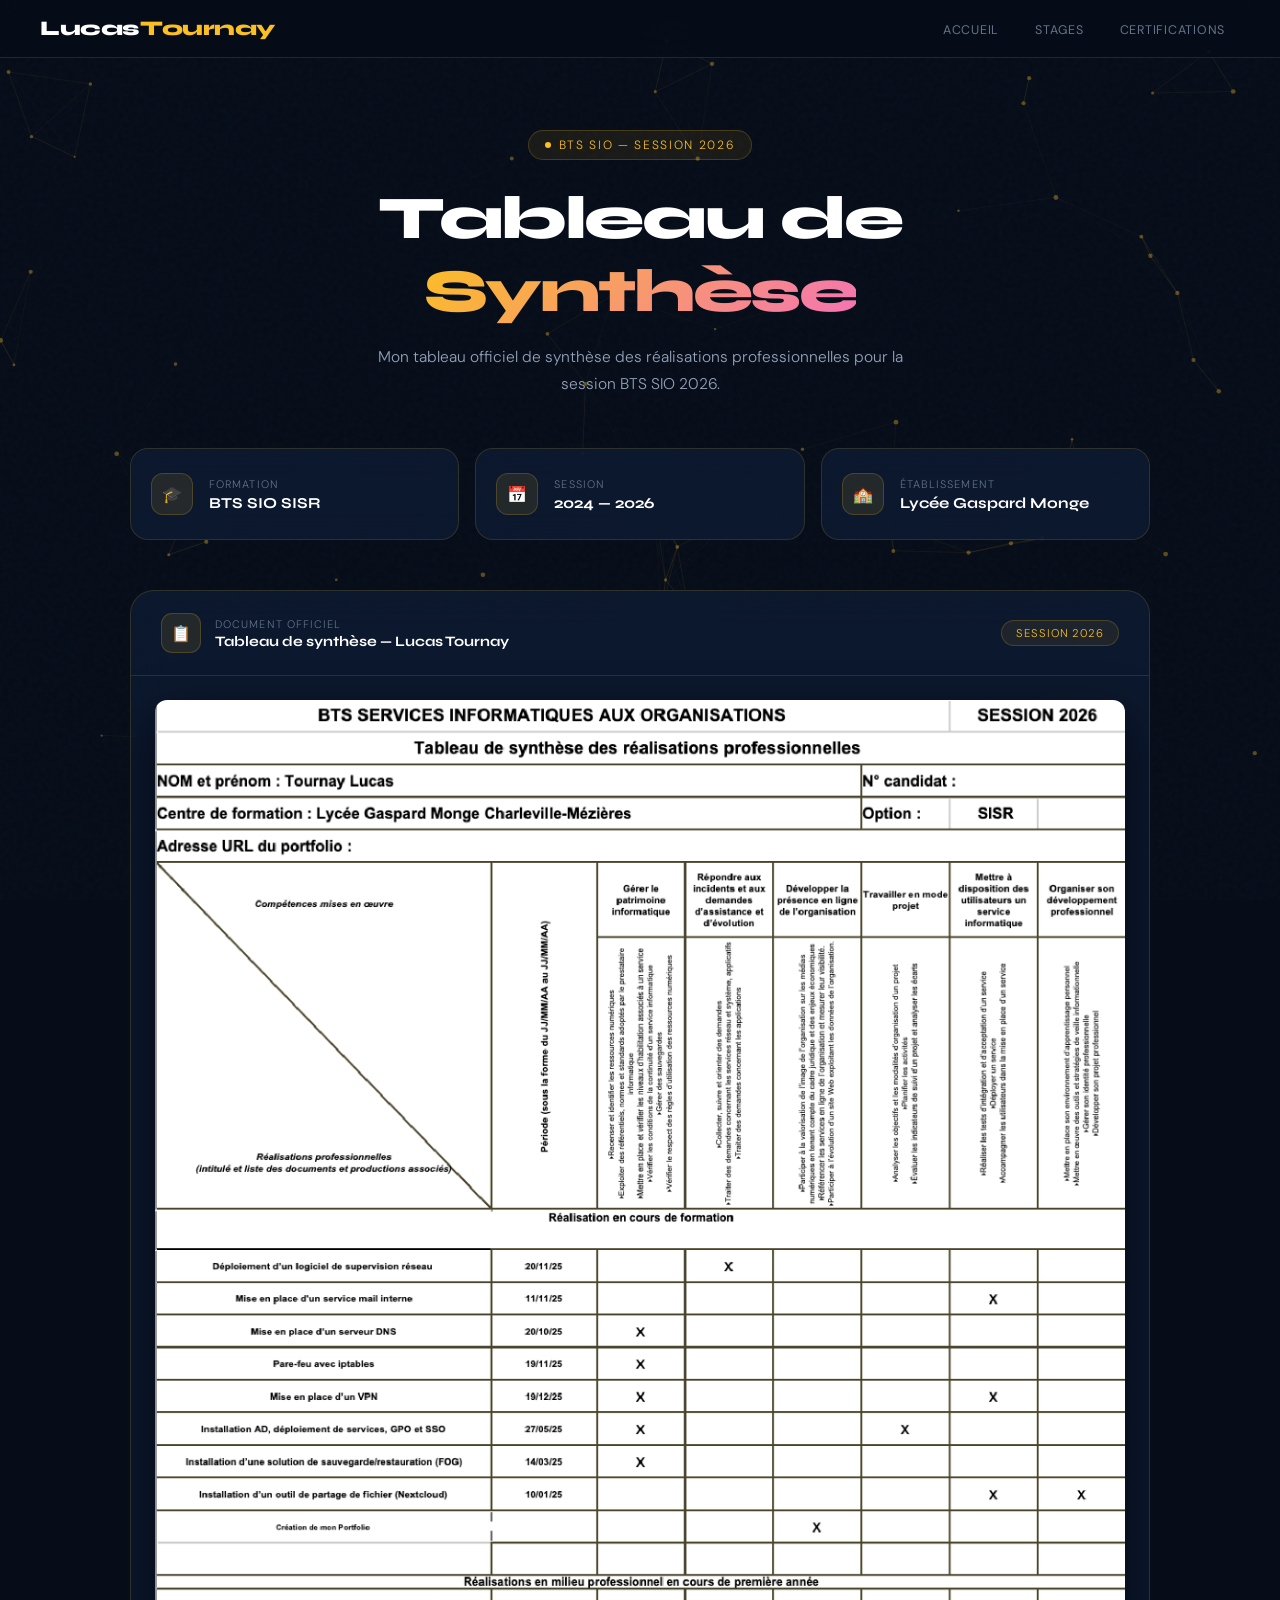
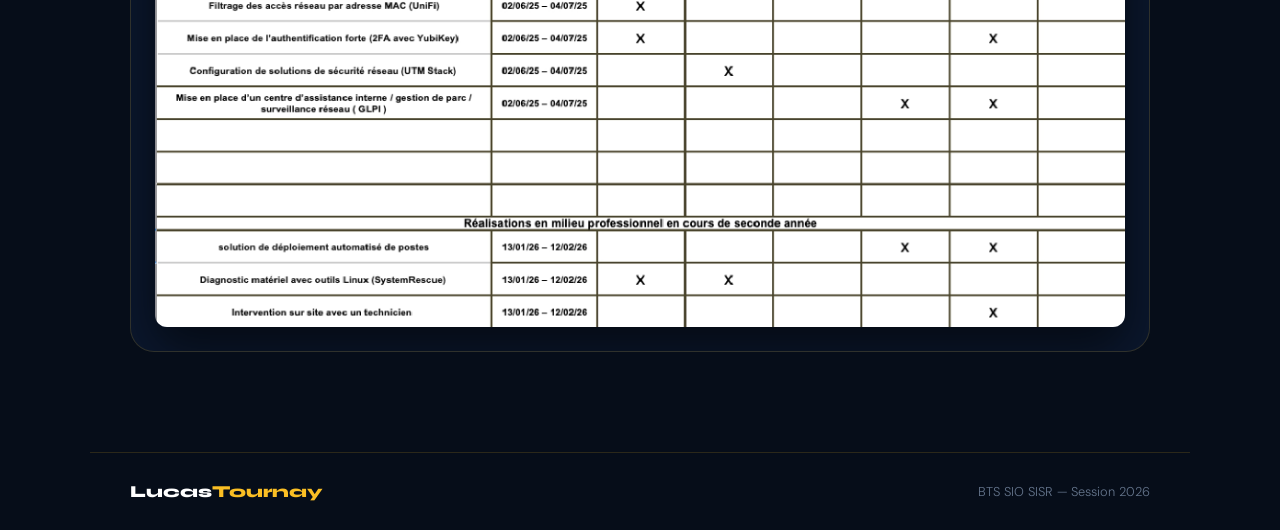
<file: competences.html>
<!DOCTYPE html>
<html lang="fr">
<head>
    <meta charset="UTF-8">
    <meta name="viewport" content="width=device-width, initial-scale=1.0">
    <title>Lucas Tournay | Tableau de Synthèse</title>
    <link href="https://fonts.googleapis.com/css2?family=Syne:wght@400;600;700;800&family=DM+Sans:ital,wght@0,300;0,400;0,500;1,300&display=swap" rel="stylesheet">
    <style>
        :root {
            --bg: #060d19;
            --primary: #fbbf24;
            --accent: #f472b6;
            --card-bg: rgba(14, 26, 50, 0.85);
            --border: rgba(251, 191, 36, 0.15);
            --text: #e2e8f0;
            --muted: #64748b;
        }
        *, *::before, *::after { box-sizing: border-box; margin: 0; padding: 0; }
        html { scroll-behavior: smooth; }
        body { background: var(--bg); color: var(--text); font-family: 'DM Sans', sans-serif; font-weight: 300; overflow-x: hidden; min-height: 100vh; }
        #network-bg { position: fixed; inset: 0; z-index: 0; pointer-events: none; }
        body::before {
            content: ''; position: fixed; inset: 0;
            background-image: url("data:image/svg+xml,%3Csvg viewBox='0 0 200 200' xmlns='http://www.w3.org/2000/svg'%3E%3Cfilter id='n'%3E%3CfeTurbulence type='fractalNoise' baseFrequency='0.9' numOctaves='4' stitchTiles='stitch'/%3E%3C/filter%3E%3Crect width='100%25' height='100%25' filter='url(%23n)' opacity='1'/%3E%3C/svg%3E");
            opacity: 0.025; pointer-events: none; z-index: 1;
        }
        main, nav, header, section, footer { position: relative; z-index: 2; }

        /* NAVBAR */
        .navbar { position: fixed; top: 0; left: 0; right: 0; z-index: 100; padding: 16px 40px; display: flex; align-items: center; justify-content: space-between; background: rgba(6,13,25,0.75); backdrop-filter: blur(20px); border-bottom: 1px solid var(--border); }
        .logo { font-family: 'Syne', sans-serif; font-weight: 800; font-size: 1.3rem; letter-spacing: -0.02em; color: white; }
        .logo span { color: var(--primary); }
        .nav-links { list-style: none; display: flex; gap: 6px; }
        .nav-item { font-family: 'DM Sans', sans-serif; font-size: 0.78rem; font-weight: 400; letter-spacing: 0.06em; text-transform: uppercase; color: var(--muted); text-decoration: none; padding: 6px 14px; border-radius: 8px; border: 1px solid transparent; transition: all 0.25s; }
        .nav-item:hover { color: var(--primary); border-color: var(--border); background: rgba(251,191,36,0.06); }

        /* HERO */
        .hero { min-height: 42vh; display: flex; align-items: center; justify-content: center; padding: 130px 40px 50px; text-align: center; }
        .hero-inner { max-width: 700px; }
        .hero-label { display: inline-flex; align-items: center; gap: 8px; font-size: 0.75rem; letter-spacing: 0.14em; text-transform: uppercase; color: var(--primary); background: rgba(251,191,36,0.08); border: 1px solid rgba(251,191,36,0.2); padding: 6px 16px; border-radius: 100px; margin-bottom: 22px; opacity: 0; animation: fadeSlideUp 0.7s 0.1s ease forwards; }
        .hero-label::before { content: ''; width: 6px; height: 6px; border-radius: 50%; background: var(--primary); animation: pulse 2s ease infinite; }
        .hero h1 { font-family: 'Syne', sans-serif; font-size: clamp(2.2rem, 5vw, 3.8rem); font-weight: 800; letter-spacing: -0.04em; color: white; margin-bottom: 16px; opacity: 0; animation: fadeSlideUp 0.7s 0.2s ease forwards; }
        .hero h1 span { background: linear-gradient(135deg, var(--primary), var(--accent)); -webkit-background-clip: text; -webkit-text-fill-color: transparent; background-clip: text; }
        .hero p { font-size: 0.97rem; line-height: 1.75; color: #94a3b8; max-width: 580px; margin: 0 auto; opacity: 0; animation: fadeSlideUp 0.7s 0.3s ease forwards; }

        /* SECTION */
        .section { max-width: 1100px; margin: 0 auto; padding: 0 40px 100px; }

        /* INFO ROW */
        .info-row {
            display: grid; grid-template-columns: repeat(3, 1fr); gap: 16px; margin-bottom: 50px;
        }
        .info-card {
            background: var(--card-bg); border: 1px solid var(--border); border-radius: 18px;
            padding: 24px 20px; display: flex; align-items: center; gap: 16px;
            backdrop-filter: blur(16px); transition: all 0.3s;
        }
        .info-card:hover { border-color: rgba(251,191,36,0.35); transform: translateY(-3px); }
        .info-icon { width: 42px; height: 42px; border-radius: 12px; background: rgba(251,191,36,0.1); border: 1px solid rgba(251,191,36,0.2); display: flex; align-items: center; justify-content: center; font-size: 1rem; flex-shrink: 0; }
        .info-text {}
        .info-label { font-size: 0.68rem; letter-spacing: 0.1em; text-transform: uppercase; color: var(--muted); margin-bottom: 3px; }
        .info-value { font-family: 'Syne', sans-serif; font-size: 0.95rem; font-weight: 700; color: white; }

        /* IMAGE CARD */
        .image-card {
            background: var(--card-bg);
            border: 1px solid var(--border);
            border-radius: 24px;
            overflow: hidden;
            backdrop-filter: blur(20px);
            transition: all 0.35s;
        }
        .image-card:hover {
            border-color: rgba(251,191,36,0.35);
            box-shadow: 0 28px 56px rgba(0,0,0,0.45), 0 0 36px rgba(251,191,36,0.06);
        }

        .image-card-header {
            padding: 22px 30px;
            border-bottom: 1px solid var(--border);
            display: flex; align-items: center; justify-content: space-between; gap: 20px;
            flex-wrap: wrap;
        }
        .image-card-meta { display: flex; align-items: center; gap: 14px; }
        .image-card-icon { width: 40px; height: 40px; border-radius: 11px; background: rgba(251,191,36,0.1); border: 1px solid rgba(251,191,36,0.2); display: flex; align-items: center; justify-content: center; font-size: 1rem; }
        .image-card-label { font-size: 0.68rem; letter-spacing: 0.1em; text-transform: uppercase; color: var(--muted); margin-bottom: 2px; }
        .image-card-name { font-family: 'Syne', sans-serif; font-size: 0.9rem; font-weight: 700; color: white; }

        .session-badge { display: inline-flex; align-items: center; gap: 6px; font-size: 0.7rem; letter-spacing: 0.08em; text-transform: uppercase; color: var(--primary); background: rgba(251,191,36,0.08); border: 1px solid rgba(251,191,36,0.2); padding: 5px 14px; border-radius: 100px; }

        .image-wrapper { padding: 24px; display: flex; justify-content: center; }
        .competence-img { max-width: 100%; height: auto; border-radius: 12px; box-shadow: 0 20px 50px rgba(0,0,0,0.6); display: block; }

        /* FOOTER */
        .footer { border-top: 1px solid var(--border); padding: 28px 40px; max-width: 1100px; margin: 0 auto; display: flex; align-items: center; justify-content: space-between; color: var(--muted); font-size: 0.8rem; }
        .footer-logo { font-family: 'Syne', sans-serif; font-weight: 800; font-size: 1.05rem; color: white; }
        .footer-logo span { color: var(--primary); }

        /* ANIMATIONS */
        @keyframes fadeSlideUp { from { opacity: 0; transform: translateY(24px); } to { opacity: 1; transform: translateY(0); } }
        @keyframes pulse { 0%, 100% { opacity: 1; transform: scale(1); } 50% { opacity: 0.4; transform: scale(0.7); } }
        .reveal { opacity: 0; transform: translateY(28px); transition: opacity 0.7s ease, transform 0.7s ease; }
        .reveal.visible { opacity: 1; transform: translateY(0); }

        @media (max-width: 700px) {
            .navbar { padding: 14px 20px; }
            .nav-links { display: none; }
            .hero, .section { padding-left: 20px; padding-right: 20px; }
            .info-row { grid-template-columns: 1fr; }
            .footer { flex-direction: column; gap: 8px; text-align: center; }
        }
    </style>
</head>
<body>
    <canvas id="network-bg"></canvas>

    <nav class="navbar">
        <h2 class="logo">Lucas<span>Tournay</span></h2>
        <ul class="nav-links">
            <li><a href="index.html" class="nav-item">Accueil</a></li>
            <li><a href="stage.html" class="nav-item">Stages</a></li>
            <li><a href="certifications.html" class="nav-item">Certifications</a></li>
        </ul>
    </nav>

    <header class="hero">
        <div class="hero-inner">
            <div class="hero-label">BTS SIO — Session 2026</div>
            <h1>Tableau de <span>Synthèse</span></h1>
            <p>Mon tableau officiel de synthèse des réalisations professionnelles pour la session BTS SIO 2026.</p>
        </div>
    </header>

    <main>
        <section class="section">
            <div class="info-row reveal">
                <div class="info-card">
                    <div class="info-icon">🎓</div>
                    <div class="info-text">
                        <div class="info-label">Formation</div>
                        <div class="info-value">BTS SIO SISR</div>
                    </div>
                </div>
                <div class="info-card">
                    <div class="info-icon">📅</div>
                    <div class="info-text">
                        <div class="info-label">Session</div>
                        <div class="info-value">2024 — 2026</div>
                    </div>
                </div>
                <div class="info-card">
                    <div class="info-icon">🏫</div>
                    <div class="info-text">
                        <div class="info-label">Établissement</div>
                        <div class="info-value">Lycée Gaspard Monge</div>
                    </div>
                </div>
            </div>

            <div class="image-card reveal">
                <div class="image-card-header">
                    <div class="image-card-meta">
                        <div class="image-card-icon">📋</div>
                        <div>
                            <div class="image-card-label">Document officiel</div>
                            <div class="image-card-name">Tableau de synthèse — Lucas Tournay</div>
                        </div>
                    </div>
                    <div class="session-badge">Session 2026</div>
                </div>
                <div class="image-wrapper">
                    <img src="./images/competencetableau.jpg" alt="Tableau de synthèse des réalisations de Lucas Tournay" class="competence-img">
                </div>
            </div>
        </section>
    </main>

    <footer class="footer">
        <div class="footer-logo">Lucas<span>Tournay</span></div>
        <div>BTS SIO SISR — Session 2026</div>
    </footer>

    <script>
        const canvas = document.getElementById("network-bg");
        const ctx = canvas.getContext("2d");
        function resize() { canvas.width = window.innerWidth; canvas.height = window.innerHeight; }
        window.onresize = resize; resize();
        const nodes = [];
        for (let i = 0; i < 80; i++) nodes.push({ x: Math.random()*canvas.width, y: Math.random()*canvas.height, vx: (Math.random()-0.5)*0.5, vy: (Math.random()-0.5)*0.5, r: Math.random()*1.5+1 });
        function animate() {
            ctx.clearRect(0,0,canvas.width,canvas.height);
            nodes.forEach((n,i) => {
                n.x+=n.vx; n.y+=n.vy;
                if(n.x<0||n.x>canvas.width) n.vx*=-1;
                if(n.y<0||n.y>canvas.height) n.vy*=-1;
                ctx.beginPath(); ctx.arc(n.x,n.y,n.r,0,Math.PI*2);
                ctx.fillStyle="rgba(251,191,36,0.35)"; ctx.fill();
                for(let j=i+1;j<nodes.length;j++){
                    const dx=n.x-nodes[j].x, dy=n.y-nodes[j].y, d=Math.sqrt(dx*dx+dy*dy);
                    if(d<140){ ctx.beginPath(); ctx.moveTo(n.x,n.y); ctx.lineTo(nodes[j].x,nodes[j].y);
                    ctx.strokeStyle=`rgba(251,191,36,${(1-d/140)*0.18})`; ctx.lineWidth=0.8; ctx.stroke(); }
                }
            });
            requestAnimationFrame(animate);
        }
        animate();
        const reveals = document.querySelectorAll('.reveal');
        const obs = new IntersectionObserver(entries => entries.forEach(e => { if(e.isIntersecting) e.target.classList.add('visible'); }), {threshold:0.08});
        reveals.forEach(el => obs.observe(el));
    </script>
</body>
</html>
</file>
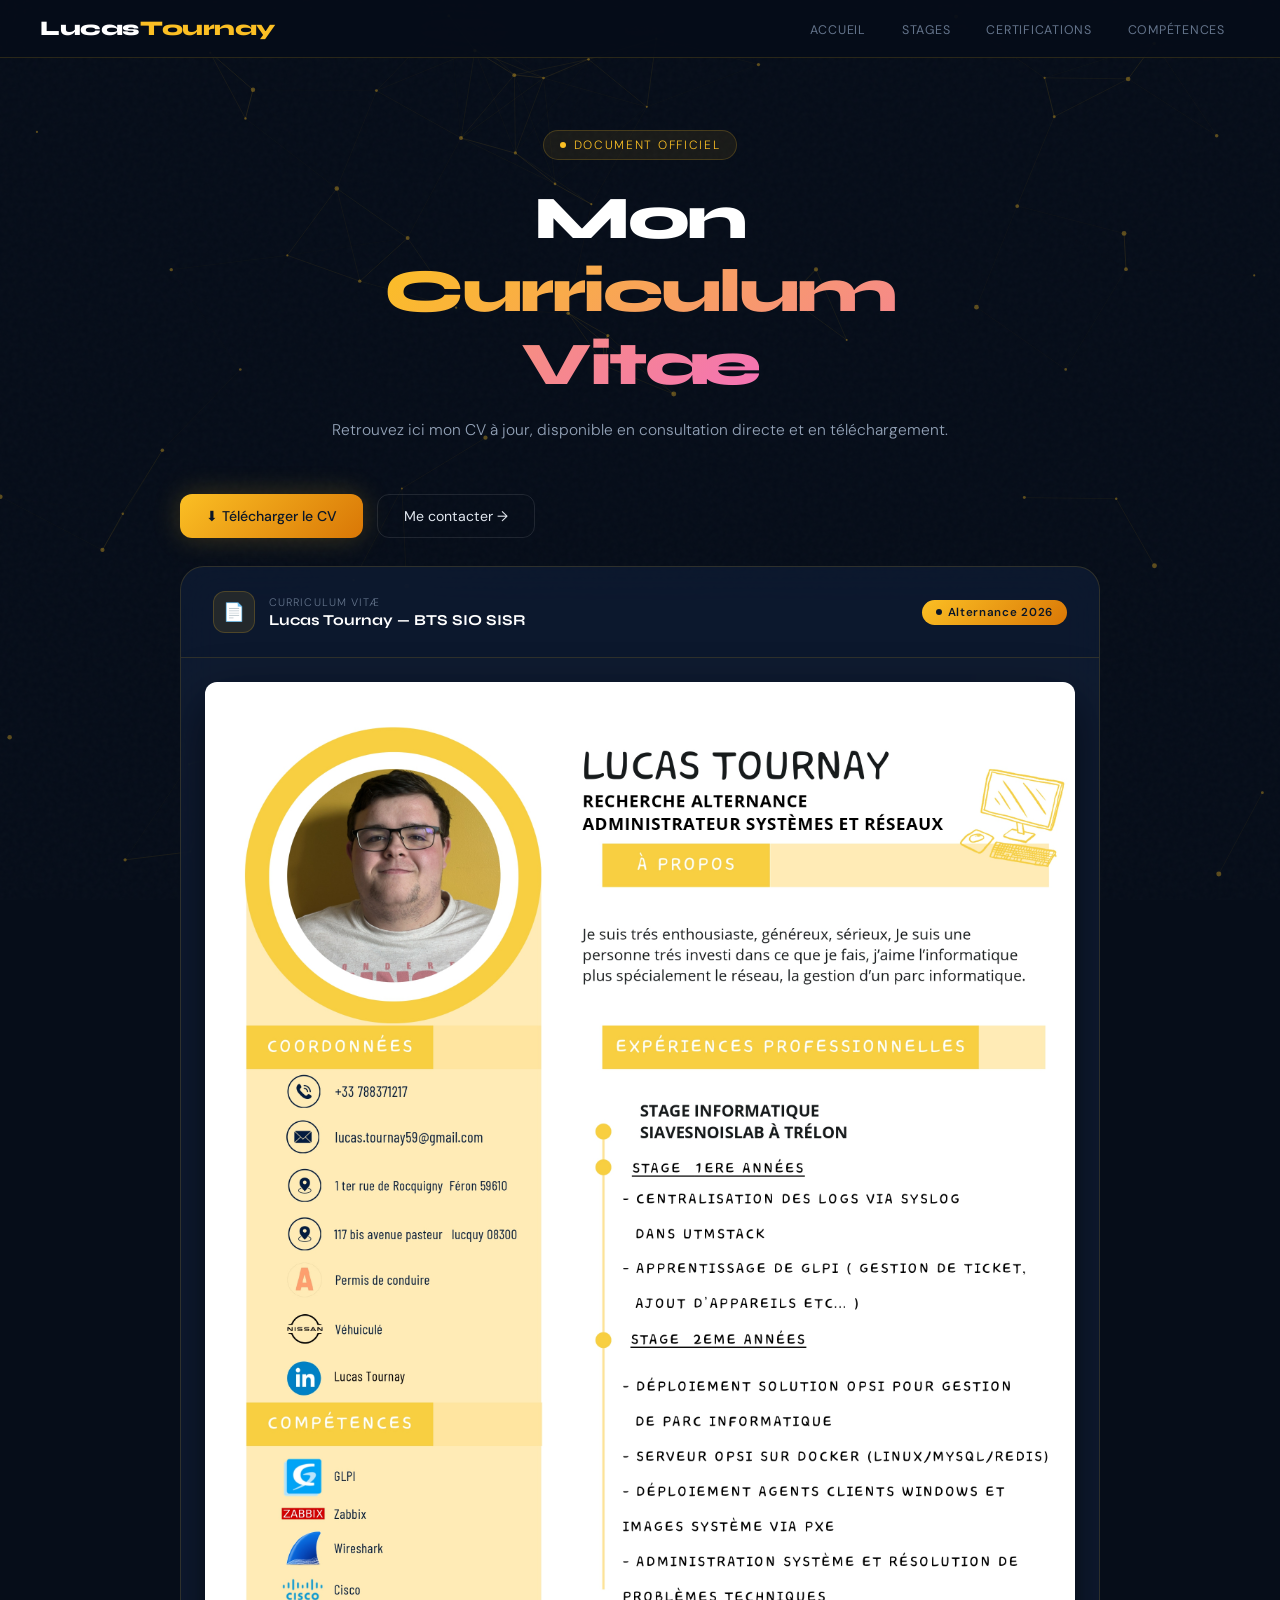
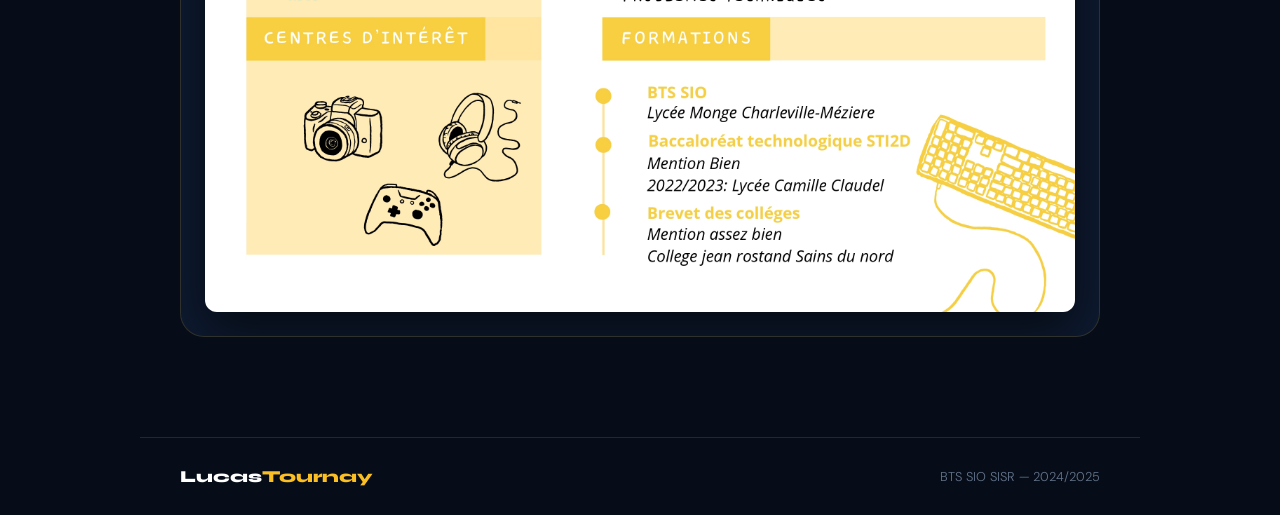
<file: cv.html>
<!DOCTYPE html>
<html lang="fr">
<head>
    <meta charset="UTF-8">
    <meta name="viewport" content="width=device-width, initial-scale=1.0">
    <title>Lucas Tournay | CV</title>
    <link href="https://fonts.googleapis.com/css2?family=Syne:wght@400;600;700;800&family=DM+Sans:ital,wght@0,300;0,400;0,500;1,300&display=swap" rel="stylesheet">
    <style>
        :root {
            --bg: #060d19;
            --primary: #fbbf24;
            --accent: #f472b6;
            --card-bg: rgba(14, 26, 50, 0.85);
            --border: rgba(251, 191, 36, 0.15);
            --text: #e2e8f0;
            --muted: #64748b;
        }
        *, *::before, *::after { box-sizing: border-box; margin: 0; padding: 0; }
        html { scroll-behavior: smooth; }
        body { background: var(--bg); color: var(--text); font-family: 'DM Sans', sans-serif; font-weight: 300; overflow-x: hidden; min-height: 100vh; }
        #network-bg { position: fixed; inset: 0; z-index: 0; pointer-events: none; }
        body::before {
            content: ''; position: fixed; inset: 0;
            background-image: url("data:image/svg+xml,%3Csvg viewBox='0 0 200 200' xmlns='http://www.w3.org/2000/svg'%3E%3Cfilter id='n'%3E%3CfeTurbulence type='fractalNoise' baseFrequency='0.9' numOctaves='4' stitchTiles='stitch'/%3E%3C/filter%3E%3Crect width='100%25' height='100%25' filter='url(%23n)' opacity='1'/%3E%3C/svg%3E");
            opacity: 0.025; pointer-events: none; z-index: 1;
        }
        main, nav, header, section { position: relative; z-index: 2; }

        /* NAVBAR */
        .navbar { position: fixed; top: 0; left: 0; right: 0; z-index: 100; padding: 16px 40px; display: flex; align-items: center; justify-content: space-between; background: rgba(6,13,25,0.75); backdrop-filter: blur(20px); border-bottom: 1px solid var(--border); }
        .logo { font-family: 'Syne', sans-serif; font-weight: 800; font-size: 1.3rem; letter-spacing: -0.02em; color: white; }
        .logo span { color: var(--primary); }
        .nav-links { list-style: none; display: flex; gap: 6px; }
        .nav-item { font-family: 'DM Sans', sans-serif; font-size: 0.78rem; font-weight: 400; letter-spacing: 0.06em; text-transform: uppercase; color: var(--muted); text-decoration: none; padding: 6px 14px; border-radius: 8px; border: 1px solid transparent; transition: all 0.25s; }
        .nav-item:hover { color: var(--primary); border-color: var(--border); background: rgba(251,191,36,0.06); }

        /* HERO */
        .hero { min-height: 42vh; display: flex; align-items: center; justify-content: center; padding: 130px 40px 50px; text-align: center; }
        .hero-inner { max-width: 680px; }
        .hero-label { display: inline-flex; align-items: center; gap: 8px; font-size: 0.75rem; letter-spacing: 0.14em; text-transform: uppercase; color: var(--primary); background: rgba(251,191,36,0.08); border: 1px solid rgba(251,191,36,0.2); padding: 6px 16px; border-radius: 100px; margin-bottom: 22px; opacity: 0; animation: fadeSlideUp 0.7s 0.1s ease forwards; }
        .hero-label::before { content: ''; width: 6px; height: 6px; border-radius: 50%; background: var(--primary); animation: pulse 2s ease infinite; }
        .hero h1 { font-family: 'Syne', sans-serif; font-size: clamp(2.2rem, 5vw, 3.8rem); font-weight: 800; letter-spacing: -0.04em; color: white; margin-bottom: 16px; opacity: 0; animation: fadeSlideUp 0.7s 0.2s ease forwards; }
        .hero h1 span { background: linear-gradient(135deg, var(--primary), var(--accent)); -webkit-background-clip: text; -webkit-text-fill-color: transparent; background-clip: text; }
        .hero p { font-size: 0.97rem; line-height: 1.75; color: #94a3b8; opacity: 0; animation: fadeSlideUp 0.7s 0.3s ease forwards; }

        /* SECTION */
        .section { max-width: 1000px; margin: 0 auto; padding: 0 40px 100px; }

        /* ACTION BAR */
        .action-bar {
            display: flex; gap: 14px; margin-bottom: 28px; flex-wrap: wrap;
        }
        .btn-primary { display: inline-flex; align-items: center; gap: 8px; background: linear-gradient(135deg, var(--primary), #d97706); color: #0a1628; font-family: 'DM Sans', sans-serif; font-weight: 500; font-size: 0.88rem; padding: 12px 26px; border-radius: 12px; text-decoration: none; transition: all 0.3s; box-shadow: 0 0 28px rgba(251,191,36,0.22); }
        .btn-primary:hover { transform: translateY(-3px); box-shadow: 0 0 48px rgba(251,191,36,0.42); }
        .btn-secondary { display: inline-flex; align-items: center; gap: 8px; background: transparent; color: var(--text); font-family: 'DM Sans', sans-serif; font-weight: 400; font-size: 0.88rem; padding: 12px 26px; border-radius: 12px; border: 1px solid rgba(255,255,255,0.1); text-decoration: none; transition: all 0.3s; }
        .btn-secondary:hover { border-color: var(--primary); color: var(--primary); transform: translateY(-3px); }

        /* CV CARD */
        .cv-card {
            background: var(--card-bg);
            border: 1px solid var(--border);
            border-radius: 24px;
            overflow: hidden;
            backdrop-filter: blur(20px);
            transition: all 0.35s;
        }
        .cv-card:hover {
            border-color: rgba(251,191,36,0.35);
            box-shadow: 0 30px 60px rgba(0,0,0,0.45), 0 0 40px rgba(251,191,36,0.06);
        }

        .cv-card-header {
            padding: 24px 32px;
            border-bottom: 1px solid var(--border);
            display: flex; align-items: center; justify-content: space-between; gap: 20px;
        }

        .cv-meta { display: flex; align-items: center; gap: 14px; }
        .cv-icon {
            width: 42px; height: 42px; border-radius: 12px;
            background: rgba(251,191,36,0.1); border: 1px solid rgba(251,191,36,0.2);
            display: flex; align-items: center; justify-content: center; font-size: 1.1rem;
        }
        .cv-meta-text {}
        .cv-meta-label { font-size: 0.68rem; letter-spacing: 0.1em; text-transform: uppercase; color: var(--muted); margin-bottom: 2px; }
        .cv-meta-name { font-family: 'Syne', sans-serif; font-size: 0.95rem; font-weight: 700; color: white; }

        .cv-status { display: inline-flex; align-items: center; gap: 6px; font-size: 0.72rem; letter-spacing: 0.06em; color: #0a1628; background: linear-gradient(135deg, var(--primary), #d97706); padding: 5px 14px; border-radius: 100px; font-weight: 600; }
        .cv-status::before { content: ''; width: 6px; height: 6px; border-radius: 50%; background: #0a1628; }

        .cv-img-wrapper { padding: 24px; display: flex; justify-content: center; background: rgba(255,255,255,0.01); }
        .cv-img { max-width: 100%; height: auto; border-radius: 12px; box-shadow: 0 20px 50px rgba(0,0,0,0.6); display: block; }

        /* FOOTER */
        .footer { border-top: 1px solid var(--border); padding: 28px 40px; max-width: 1000px; margin: 0 auto; display: flex; align-items: center; justify-content: space-between; color: var(--muted); font-size: 0.8rem; position: relative; z-index: 2; }
        .footer-logo { font-family: 'Syne', sans-serif; font-weight: 800; font-size: 1.05rem; color: white; }
        .footer-logo span { color: var(--primary); }

        /* ANIMATIONS */
        @keyframes fadeSlideUp { from { opacity: 0; transform: translateY(24px); } to { opacity: 1; transform: translateY(0); } }
        @keyframes pulse { 0%, 100% { opacity: 1; transform: scale(1); } 50% { opacity: 0.4; transform: scale(0.7); } }
        .reveal { opacity: 0; transform: translateY(28px); transition: opacity 0.7s ease, transform 0.7s ease; }
        .reveal.visible { opacity: 1; transform: translateY(0); }

        @media (max-width: 700px) {
            .navbar { padding: 14px 20px; }
            .nav-links { display: none; }
            .hero, .section { padding-left: 20px; padding-right: 20px; }
            .cv-card-header { flex-direction: column; align-items: flex-start; }
            .action-bar { flex-direction: column; }
            .footer { flex-direction: column; gap: 8px; text-align: center; }
        }
    </style>
</head>
<body>
    <canvas id="network-bg"></canvas>

    <nav class="navbar">
        <h2 class="logo">Lucas<span>Tournay</span></h2>
        <ul class="nav-links">
            <li><a href="index.html" class="nav-item">Accueil</a></li>
            <li><a href="stage.html" class="nav-item">Stages</a></li>
            <li><a href="certifications.html" class="nav-item">Certifications</a></li>
            <li><a href="competences.html" class="nav-item">Compétences</a></li>
        </ul>
    </nav>

    <header class="hero">
        <div class="hero-inner">
            <div class="hero-label">Document officiel</div>
            <h1>Mon <span>Curriculum Vitæ</span></h1>
            <p>Retrouvez ici mon CV à jour, disponible en consultation directe et en téléchargement.</p>
        </div>
    </header>

    <main>
        <section class="section">
            <div class="action-bar reveal">
                <a href="./docs/CV Alternance bts sio.jpg" download class="btn-primary">⬇ Télécharger le CV</a>
                <a href="index.html#contact" class="btn-secondary">Me contacter →</a>
            </div>

            <div class="cv-card reveal">
                <div class="cv-card-header">
                    <div class="cv-meta">
                        <div class="cv-icon">📄</div>
                        <div class="cv-meta-text">
                            <div class="cv-meta-label">Curriculum Vitæ</div>
                            <div class="cv-meta-name">Lucas Tournay — BTS SIO SISR</div>
                        </div>
                    </div>
                    <div class="cv-status">Alternance 2026</div>
                </div>
                <div class="cv-img-wrapper">
                    <img src="./docs/CV Alternance bts sio.jpg" alt="CV Lucas Tournay" class="cv-img">
                </div>
            </div>
        </section>
    </main>

    <footer class="footer">
        <div class="footer-logo">Lucas<span>Tournay</span></div>
        <div>BTS SIO SISR — 2024/2025</div>
    </footer>

    <script>
        const canvas = document.getElementById("network-bg");
        const ctx = canvas.getContext("2d");
        function resize() { canvas.width = window.innerWidth; canvas.height = window.innerHeight; }
        window.onresize = resize; resize();
        const nodes = [];
        for (let i = 0; i < 80; i++) nodes.push({ x: Math.random()*canvas.width, y: Math.random()*canvas.height, vx: (Math.random()-0.5)*0.5, vy: (Math.random()-0.5)*0.5, r: Math.random()*1.5+1 });
        function animate() {
            ctx.clearRect(0,0,canvas.width,canvas.height);
            nodes.forEach((n,i) => {
                n.x+=n.vx; n.y+=n.vy;
                if(n.x<0||n.x>canvas.width) n.vx*=-1;
                if(n.y<0||n.y>canvas.height) n.vy*=-1;
                ctx.beginPath(); ctx.arc(n.x,n.y,n.r,0,Math.PI*2);
                ctx.fillStyle="rgba(251,191,36,0.35)"; ctx.fill();
                for(let j=i+1;j<nodes.length;j++){
                    const dx=n.x-nodes[j].x, dy=n.y-nodes[j].y, d=Math.sqrt(dx*dx+dy*dy);
                    if(d<140){ ctx.beginPath(); ctx.moveTo(n.x,n.y); ctx.lineTo(nodes[j].x,nodes[j].y);
                    ctx.strokeStyle=`rgba(251,191,36,${(1-d/140)*0.18})`; ctx.lineWidth=0.8; ctx.stroke(); }
                }
            });
            requestAnimationFrame(animate);
        }
        animate();
        const reveals = document.querySelectorAll('.reveal');
        const obs = new IntersectionObserver(entries => entries.forEach(e => { if(e.isIntersecting) e.target.classList.add('visible'); }), {threshold:0.08});
        reveals.forEach(el => obs.observe(el));
    </script>
</body>
</html>
</file>
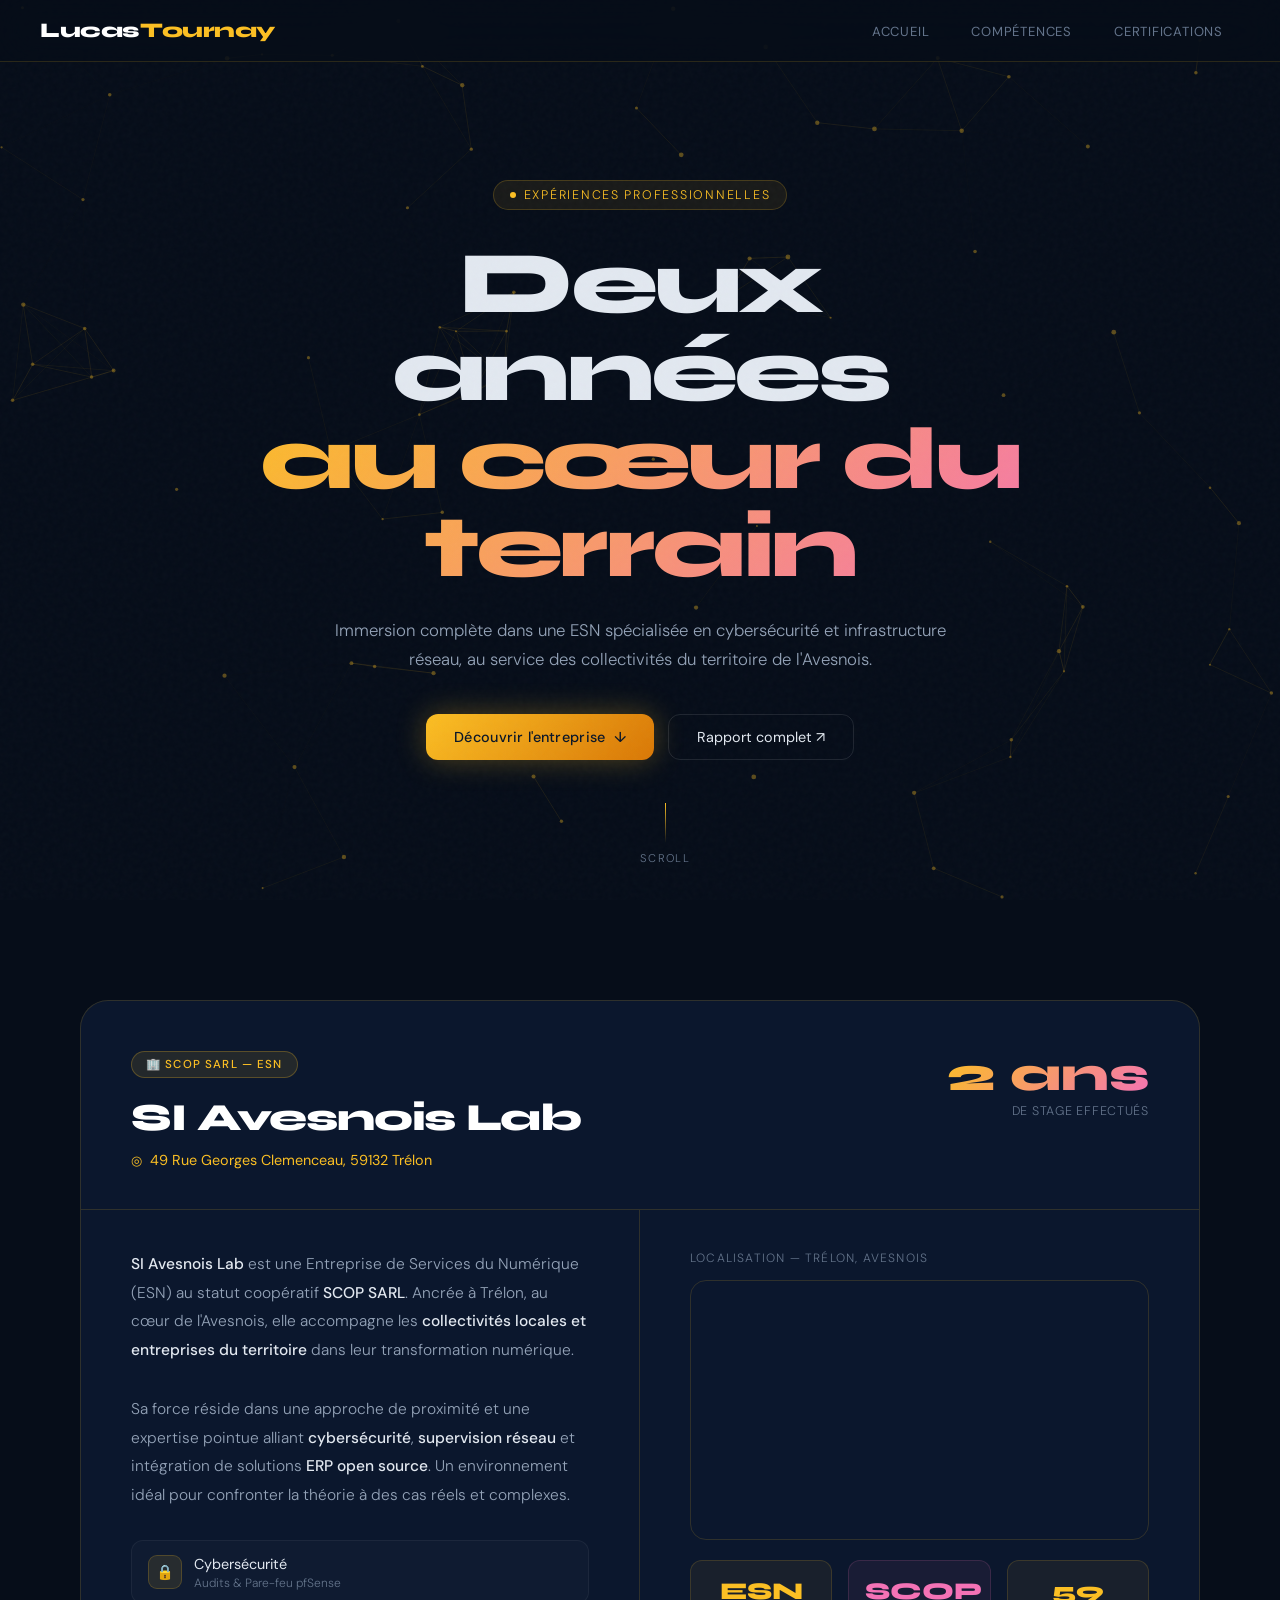
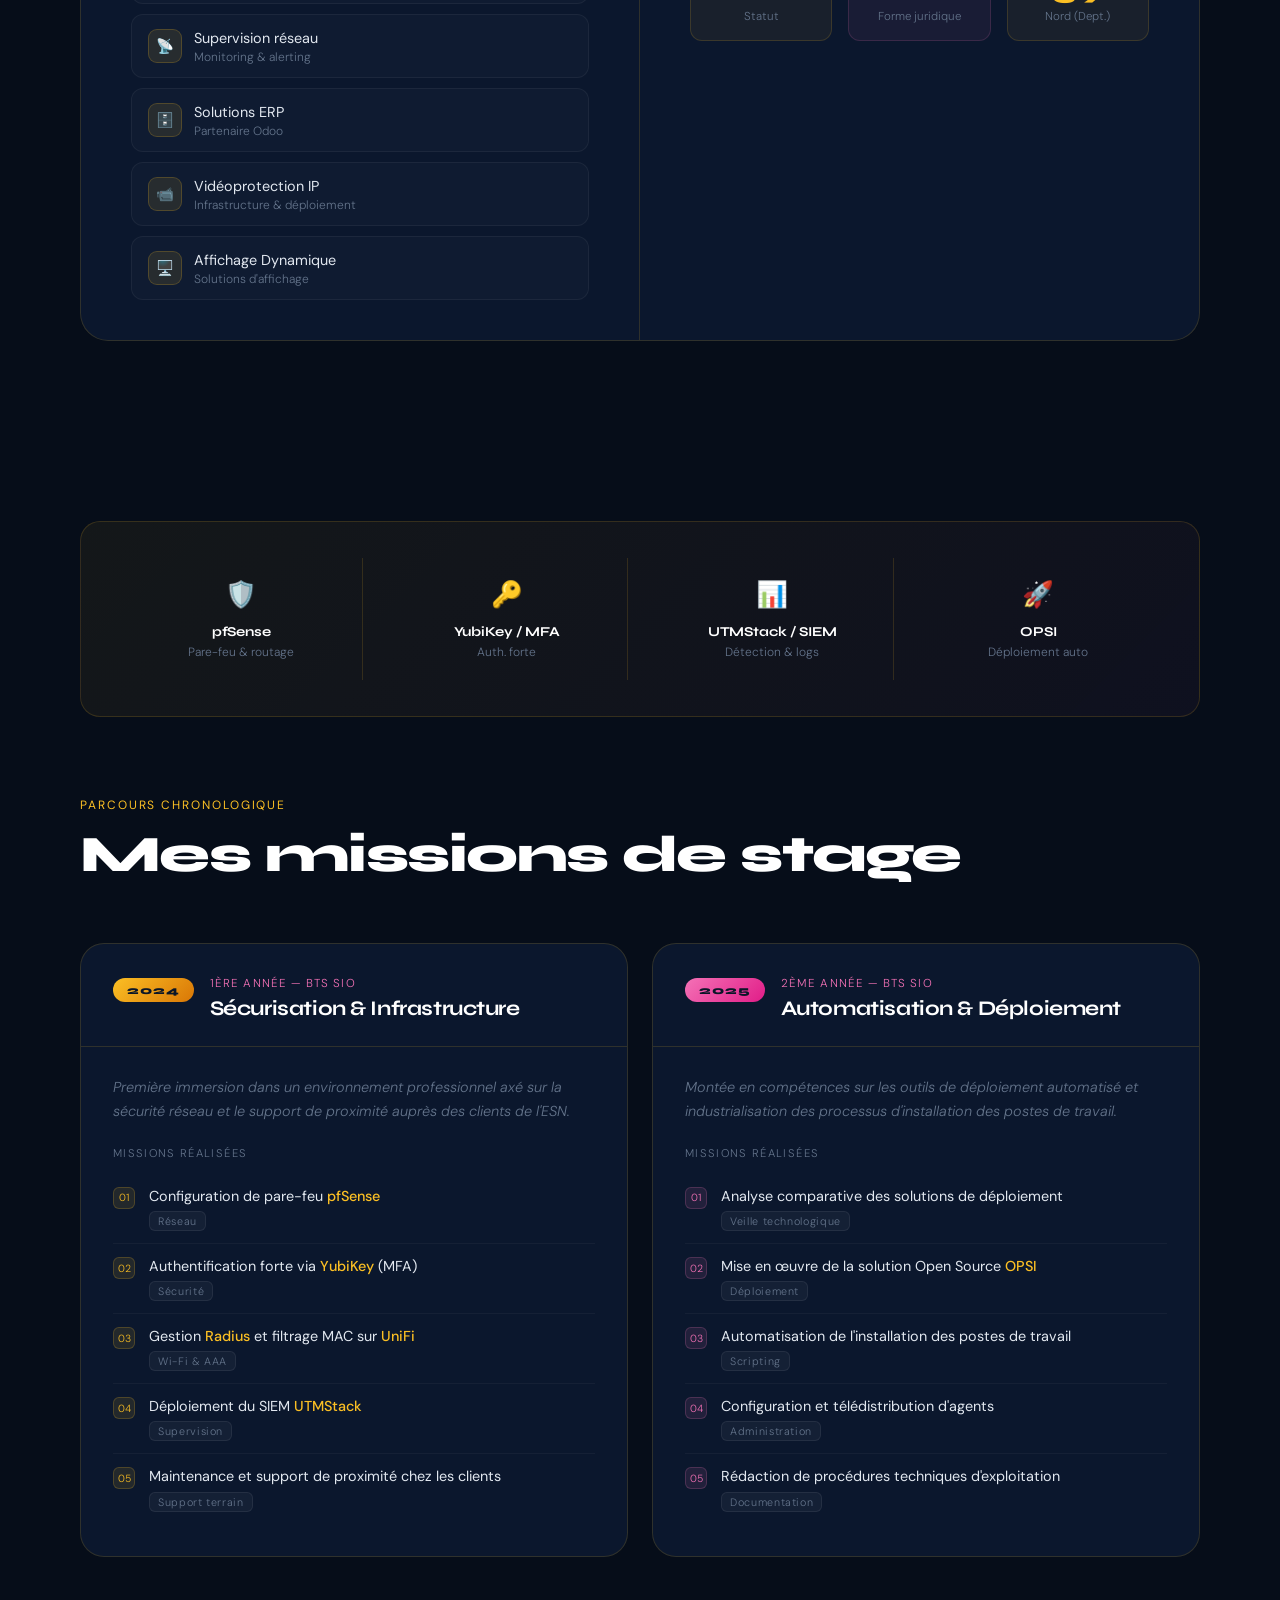
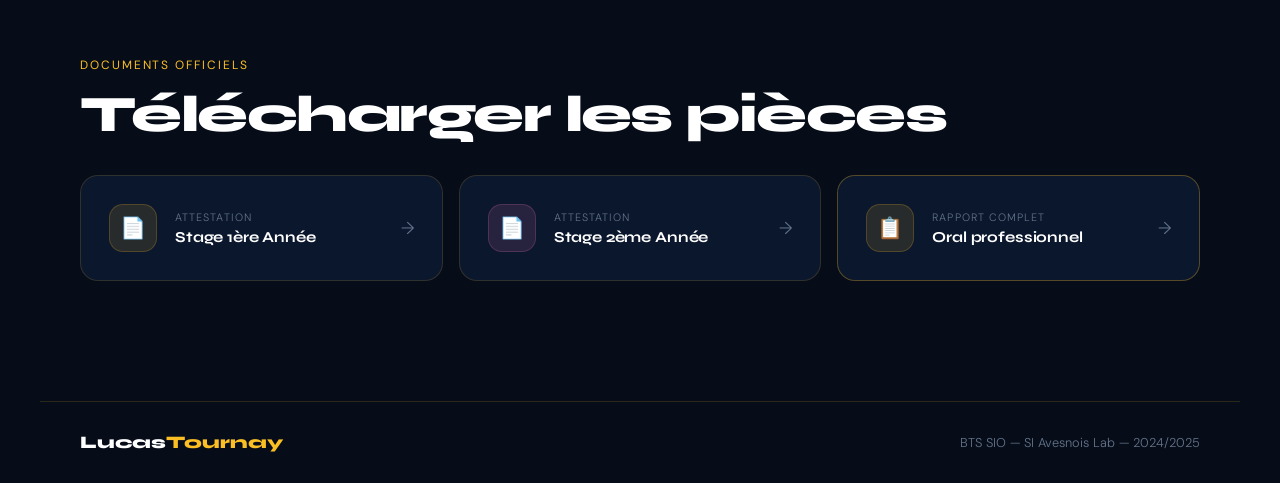
<file: stage.html>
<!DOCTYPE html>
<html lang="fr">

<head>
    <meta charset="UTF-8">
    <meta name="viewport" content="width=device-width, initial-scale=1.0">
    <title>Lucas Tournay | Expériences en Stage</title>
    <link href="https://fonts.googleapis.com/css2?family=Syne:wght@400;600;700;800&family=DM+Sans:ital,wght@0,300;0,400;0,500;1,300&display=swap" rel="stylesheet">
    <style>
        :root {
            --bg: #060d19;
            --bg2: #0a1628;
            --primary: #fbbf24;
            --accent: #f472b6;
            --gold: #fbbf24;
            --card-bg: rgba(14, 26, 50, 0.85);
            --border: rgba(251, 191, 36, 0.15);
            --text: #e2e8f0;
            --muted: #64748b;
        }

        *, *::before, *::after { box-sizing: border-box; margin: 0; padding: 0; }

        html { scroll-behavior: smooth; }

        body {
            background: var(--bg);
            color: var(--text);
            font-family: 'DM Sans', sans-serif;
            font-weight: 300;
            overflow-x: hidden;
            min-height: 100vh;
        }

        /* ─── CANVAS BG ─────────────────────────────── */
        #network-bg {
            position: fixed;
            inset: 0;
            z-index: 0;
            pointer-events: none;
        }

        /* ─── NOISE OVERLAY ─────────────────────────── */
        body::before {
            content: '';
            position: fixed;
            inset: 0;
            background-image: url("data:image/svg+xml,%3Csvg viewBox='0 0 200 200' xmlns='http://www.w3.org/2000/svg'%3E%3Cfilter id='n'%3E%3CfeTurbulence type='fractalNoise' baseFrequency='0.9' numOctaves='4' stitchTiles='stitch'/%3E%3C/filter%3E%3Crect width='100%25' height='100%25' filter='url(%23n)' opacity='1'/%3E%3C/svg%3E");
            opacity: 0.025;
            pointer-events: none;
            z-index: 1;
        }

        main, nav { position: relative; z-index: 2; }

        /* ─── NAVBAR ────────────────────────────────── */
        .navbar {
            position: fixed;
            top: 0; left: 0; right: 0;
            z-index: 100;
            padding: 18px 40px;
            display: flex;
            align-items: center;
            justify-content: space-between;
            background: rgba(6, 13, 25, 0.7);
            backdrop-filter: blur(20px);
            border-bottom: 1px solid var(--border);
        }

        .logo {
            font-family: 'Syne', sans-serif;
            font-weight: 800;
            font-size: 1.3rem;
            letter-spacing: -0.02em;
            color: white;
        }

        .logo span { color: var(--primary); }

        .nav-links {
            list-style: none;
            display: flex;
            gap: 8px;
        }

        .nav-item {
            font-family: 'DM Sans', sans-serif;
            font-size: 0.82rem;
            font-weight: 400;
            letter-spacing: 0.06em;
            text-transform: uppercase;
            color: var(--muted);
            text-decoration: none;
            padding: 7px 16px;
            border-radius: 8px;
            border: 1px solid transparent;
            transition: all 0.25s;
        }

        .nav-item:hover {
            color: var(--primary);
            border-color: var(--border);
            background: rgba(251,191,36,0.06);
        }

        /* ─── HERO SECTION ──────────────────────────── */
        .hero {
            min-height: 100vh;
            display: flex;
            align-items: center;
            justify-content: center;
            padding: 120px 40px 80px;
            text-align: center;
        }

        .hero-inner {
            max-width: 860px;
        }

        .hero-label {
            display: inline-flex;
            align-items: center;
            gap: 8px;
            font-size: 0.78rem;
            letter-spacing: 0.14em;
            text-transform: uppercase;
            color: var(--primary);
            background: rgba(251,191,36,0.08);
            border: 1px solid rgba(251,191,36,0.2);
            padding: 6px 16px;
            border-radius: 100px;
            margin-bottom: 30px;
            animation: fadeSlideUp 0.8s ease both;
        }

        .hero-label::before {
            content: '';
            width: 6px; height: 6px;
            border-radius: 50%;
            background: var(--primary);
            animation: pulse 2s ease infinite;
        }

        @keyframes pulse {
            0%, 100% { opacity: 1; transform: scale(1); }
            50% { opacity: 0.4; transform: scale(0.7); }
        }

        .hero h1 {
            font-family: 'Syne', sans-serif;
            font-size: clamp(2.8rem, 7vw, 5.5rem);
            font-weight: 800;
            line-height: 1.0;
            letter-spacing: -0.04em;
            margin-bottom: 24px;
            animation: fadeSlideUp 0.8s 0.1s ease both;
        }

        .hero h1 .line { display: block; }
        .hero h1 .highlight {
            background: linear-gradient(135deg, var(--primary), var(--accent));
            -webkit-background-clip: text;
            -webkit-text-fill-color: transparent;
            background-clip: text;
        }

        .hero-desc {
            font-size: 1.05rem;
            line-height: 1.75;
            color: #94a3b8;
            max-width: 620px;
            margin: 0 auto 40px;
            animation: fadeSlideUp 0.8s 0.2s ease both;
        }

        .hero-cta {
            display: flex;
            gap: 14px;
            justify-content: center;
            flex-wrap: wrap;
            animation: fadeSlideUp 0.8s 0.3s ease both;
        }

        .btn-primary {
            display: inline-flex;
            align-items: center;
            gap: 8px;
            background: linear-gradient(135deg, var(--primary), #d97706);
            color: #0a1628;
            font-family: 'DM Sans', sans-serif;
            font-weight: 500;
            font-size: 0.9rem;
            letter-spacing: 0.02em;
            padding: 13px 28px;
            border-radius: 12px;
            text-decoration: none;
            transition: all 0.3s;
            box-shadow: 0 0 30px rgba(251,191,36,0.3);
        }

        .btn-primary:hover {
            transform: translateY(-3px);
            box-shadow: 0 0 50px rgba(251,191,36,0.5);
        }

        .btn-secondary {
            display: inline-flex;
            align-items: center;
            gap: 8px;
            background: transparent;
            color: var(--text);
            font-family: 'DM Sans', sans-serif;
            font-weight: 400;
            font-size: 0.9rem;
            padding: 13px 28px;
            border-radius: 12px;
            border: 1px solid rgba(255,255,255,0.1);
            text-decoration: none;
            transition: all 0.3s;
        }

        .btn-secondary:hover {
            border-color: var(--primary);
            color: var(--primary);
            transform: translateY(-3px);
        }

        /* ─── SCROLL INDICATOR ──────────────────────── */
        .scroll-hint {
            position: absolute;
            bottom: 35px;
            left: 50%;
            transform: translateX(-50%);
            display: flex;
            flex-direction: column;
            align-items: center;
            gap: 8px;
            color: var(--muted);
            font-size: 0.7rem;
            letter-spacing: 0.12em;
            text-transform: uppercase;
            animation: fadeSlideUp 1s 0.8s ease both;
        }

        .scroll-line {
            width: 1px;
            height: 40px;
            background: linear-gradient(to bottom, var(--primary), transparent);
            animation: scrollLine 2s ease infinite;
        }

        @keyframes scrollLine {
            0% { transform: scaleY(0); transform-origin: top; }
            50% { transform: scaleY(1); transform-origin: top; }
            51% { transform: scaleY(1); transform-origin: bottom; }
            100% { transform: scaleY(0); transform-origin: bottom; }
        }

        /* ─── COMPANY SECTION ───────────────────────── */
        .section {
            padding: 100px 40px;
            max-width: 1200px;
            margin: 0 auto;
        }

        .section-eyebrow {
            font-size: 0.75rem;
            letter-spacing: 0.16em;
            text-transform: uppercase;
            color: var(--primary);
            margin-bottom: 14px;
            font-weight: 400;
        }

        .section-title {
            font-family: 'Syne', sans-serif;
            font-size: clamp(2rem, 4vw, 3.2rem);
            font-weight: 800;
            letter-spacing: -0.03em;
            line-height: 1.1;
            color: white;
            margin-bottom: 20px;
        }

        /* ─── COMPANY CARD ──────────────────────────── */
        .company-card {
            background: var(--card-bg);
            border: 1px solid var(--border);
            border-radius: 28px;
            overflow: hidden;
            backdrop-filter: blur(20px);
            margin-bottom: 80px;
        }

        .company-card-header {
            padding: 50px 50px 40px;
            border-bottom: 1px solid var(--border);
            display: grid;
            grid-template-columns: 1fr auto;
            gap: 30px;
            align-items: start;
        }

        .company-badge {
            display: inline-flex;
            align-items: center;
            gap: 6px;
            background: rgba(251,191,36,0.1);
            border: 1px solid rgba(251,191,36,0.25);
            color: var(--gold);
            font-size: 0.72rem;
            letter-spacing: 0.1em;
            text-transform: uppercase;
            font-weight: 500;
            padding: 5px 14px;
            border-radius: 100px;
            margin-bottom: 16px;
        }

        .company-name {
            font-family: 'Syne', sans-serif;
            font-size: 2.4rem;
            font-weight: 800;
            color: white;
            letter-spacing: -0.03em;
            margin-bottom: 10px;
        }

        .company-address {
            display: flex;
            align-items: center;
            gap: 8px;
            color: var(--primary);
            font-size: 0.9rem;
            font-weight: 400;
        }

        .company-address::before {
            content: '◎';
            font-size: 0.8rem;
        }

        .company-stat {
            text-align: right;
        }

        .stat-number {
            font-family: 'Syne', sans-serif;
            font-size: 3rem;
            font-weight: 800;
            background: linear-gradient(135deg, var(--primary), var(--accent));
            -webkit-background-clip: text;
            -webkit-text-fill-color: transparent;
            background-clip: text;
            line-height: 1;
        }

        .stat-label {
            font-size: 0.78rem;
            color: var(--muted);
            letter-spacing: 0.06em;
            text-transform: uppercase;
            margin-top: 4px;
        }

        .company-body {
            display: grid;
            grid-template-columns: 1fr 1fr;
            gap: 0;
        }

        .company-text {
            padding: 40px 50px;
            border-right: 1px solid var(--border);
        }

        .company-text p {
            color: #94a3b8;
            line-height: 1.85;
            font-size: 0.97rem;
            margin-bottom: 30px;
        }

        .company-text strong { color: var(--text); font-weight: 500; }

        .expertise-grid {
            display: flex;
            flex-direction: column;
            gap: 10px;
        }

        .expertise-pill {
            display: flex;
            align-items: center;
            gap: 12px;
            padding: 12px 16px;
            background: rgba(255,255,255,0.02);
            border: 1px solid rgba(255,255,255,0.05);
            border-radius: 12px;
            transition: all 0.25s;
        }

        .expertise-pill:hover {
            border-color: var(--primary);
            background: rgba(251,191,36,0.05);
            transform: translateX(4px);
        }

        .pill-icon {
            width: 34px; height: 34px;
            border-radius: 9px;
            background: rgba(251,191,36,0.1);
            border: 1px solid rgba(251,191,36,0.2);
            display: flex;
            align-items: center;
            justify-content: center;
            font-size: 0.9rem;
            flex-shrink: 0;
        }

        .pill-text {
            font-size: 0.9rem;
            color: var(--text);
            font-weight: 400;
        }

        .pill-sub {
            font-size: 0.75rem;
            color: var(--muted);
            display: block;
            margin-top: 1px;
        }

        .company-map {
            padding: 40px 50px;
        }

        .map-label {
            font-size: 0.75rem;
            letter-spacing: 0.1em;
            text-transform: uppercase;
            color: var(--muted);
            margin-bottom: 14px;
        }

        .map-wrapper {
            width: 100%;
            height: 260px;
            border-radius: 16px;
            overflow: hidden;
            border: 1px solid var(--border);
            position: relative;
        }

        .map-wrapper iframe {
            width: 100%;
            height: 100%;
            border: 0;
            filter: grayscale(30%) contrast(85%) brightness(0.8);
        }

        /* ─── TIMELINE ──────────────────────────────── */
        .timeline-section {
            padding: 0 40px 100px;
            max-width: 1200px;
            margin: 0 auto;
        }

        .timeline-header {
            margin-bottom: 60px;
        }

        .years-track {
            display: flex;
            gap: 40px;
            margin-bottom: 60px;
            border-bottom: 1px solid var(--border);
            padding-bottom: 0;
        }

        .year-tab {
            font-family: 'Syne', sans-serif;
            font-size: 1rem;
            font-weight: 700;
            color: var(--muted);
            padding-bottom: 16px;
            border-bottom: 2px solid transparent;
            margin-bottom: -1px;
            cursor: pointer;
            transition: all 0.3s;
            letter-spacing: -0.01em;
        }

        .year-tab.active {
            color: var(--primary);
            border-bottom-color: var(--primary);
        }

        .experiences-grid {
            display: grid;
            grid-template-columns: 1fr 1fr;
            gap: 24px;
        }

        .exp-card {
            background: var(--card-bg);
            border: 1px solid var(--border);
            border-radius: 24px;
            overflow: hidden;
            transition: all 0.35s cubic-bezier(0.25, 0.46, 0.45, 0.94);
            backdrop-filter: blur(16px);
        }

        .exp-card:hover {
            border-color: rgba(251,191,36,0.4);
            transform: translateY(-6px);
            box-shadow: 0 30px 60px rgba(0,0,0,0.4), 0 0 40px rgba(251,191,36,0.06);
        }

        .exp-card-head {
            padding: 32px 32px 24px;
            border-bottom: 1px solid var(--border);
            display: flex;
            gap: 16px;
            align-items: flex-start;
        }

        .exp-year-chip {
            font-family: 'Syne', sans-serif;
            font-size: 0.72rem;
            font-weight: 800;
            letter-spacing: 0.08em;
            text-transform: uppercase;
            color: #0a1628;
            background: linear-gradient(135deg, var(--primary), #d97706);
            padding: 5px 14px;
            border-radius: 100px;
            white-space: nowrap;
            flex-shrink: 0;
            margin-top: 2px;
        }

        .exp-card-head-right { flex: 1; }

        .exp-domain {
            font-size: 0.72rem;
            letter-spacing: 0.1em;
            text-transform: uppercase;
            color: var(--accent);
            margin-bottom: 6px;
        }

        .exp-title {
            font-family: 'Syne', sans-serif;
            font-size: 1.3rem;
            font-weight: 700;
            color: white;
            letter-spacing: -0.02em;
            line-height: 1.2;
        }

        .exp-body { padding: 28px 32px 32px; }

        .exp-intro {
            font-size: 0.9rem;
            color: #64748b;
            line-height: 1.7;
            margin-bottom: 22px;
            font-style: italic;
        }

        .missions-title {
            font-size: 0.7rem;
            letter-spacing: 0.12em;
            text-transform: uppercase;
            color: var(--muted);
            margin-bottom: 14px;
        }

        .mission-item {
            display: flex;
            gap: 14px;
            align-items: flex-start;
            padding: 12px 0;
            border-bottom: 1px solid rgba(255,255,255,0.04);
        }

        .mission-item:last-child { border-bottom: none; }

        .mission-dot {
            width: 22px; height: 22px;
            border-radius: 6px;
            background: rgba(251,191,36,0.1);
            border: 1px solid rgba(251,191,36,0.2);
            display: flex;
            align-items: center;
            justify-content: center;
            font-size: 0.65rem;
            color: var(--primary);
            flex-shrink: 0;
            margin-top: 1px;
        }

        .mission-content { flex: 1; }
        .mission-name {
            font-size: 0.9rem;
            color: var(--text);
            font-weight: 400;
            line-height: 1.4;
        }

        .mission-name strong { color: var(--primary); font-weight: 500; }

        .mission-tag {
            display: inline-block;
            font-size: 0.67rem;
            letter-spacing: 0.06em;
            color: var(--muted);
            background: rgba(255,255,255,0.04);
            border: 1px solid rgba(255,255,255,0.07);
            padding: 2px 8px;
            border-radius: 6px;
            margin-top: 5px;
        }

        /* ─── SKILLS HIGHLIGHT BAR ───────────────────── */
        .skills-bar {
            background: linear-gradient(135deg, rgba(251,191,36,0.06), rgba(244,114,182,0.04));
            border: 1px solid var(--border);
            border-radius: 20px;
            padding: 36px 40px;
            margin: 0 40px 80px;
            max-width: 1120px;
            margin-left: auto;
            margin-right: auto;
            display: grid;
            grid-template-columns: repeat(4, 1fr);
            gap: 24px;
        }

        .skill-item {
            text-align: center;
            padding: 20px 10px;
            border-right: 1px solid var(--border);
        }

        .skill-item:last-child { border-right: none; }

        .skill-icon { font-size: 1.6rem; margin-bottom: 12px; display: block; }

        .skill-name {
            font-family: 'Syne', sans-serif;
            font-size: 0.85rem;
            font-weight: 700;
            color: white;
            margin-bottom: 4px;
            letter-spacing: -0.01em;
        }

        .skill-desc { font-size: 0.75rem; color: var(--muted); }

        /* ─── DOCS SECTION ──────────────────────────── */
        .docs-section {
            max-width: 1200px;
            margin: 0 auto;
            padding: 0 40px 120px;
        }

        .docs-grid {
            display: grid;
            grid-template-columns: 1fr 1fr 1fr;
            gap: 16px;
            margin-top: 32px;
        }

        .doc-card {
            background: var(--card-bg);
            border: 1px solid var(--border);
            border-radius: 18px;
            padding: 28px;
            text-decoration: none;
            display: flex;
            align-items: center;
            gap: 18px;
            transition: all 0.3s;
        }

        .doc-card:hover {
            border-color: rgba(251,191,36,0.4);
            transform: translateY(-4px);
            box-shadow: 0 20px 40px rgba(0,0,0,0.3);
        }

        .doc-icon {
            width: 48px; height: 48px;
            border-radius: 14px;
            display: flex;
            align-items: center;
            justify-content: center;
            font-size: 1.3rem;
            flex-shrink: 0;
        }

        .doc-icon.blue { background: rgba(251,191,36,0.12); border: 1px solid rgba(251,191,36,0.2); }
        .doc-icon.pink { background: rgba(244,114,182,0.12); border: 1px solid rgba(244,114,182,0.2); }
        .doc-icon.gold { background: rgba(251,191,36,0.12); border: 1px solid rgba(251,191,36,0.2); }

        .doc-info { flex: 1; }

        .doc-type {
            font-size: 0.67rem;
            letter-spacing: 0.1em;
            text-transform: uppercase;
            color: var(--muted);
            margin-bottom: 4px;
        }

        .doc-name {
            font-family: 'Syne', sans-serif;
            font-size: 0.95rem;
            font-weight: 700;
            color: white;
            letter-spacing: -0.01em;
        }

        .doc-arrow {
            color: var(--muted);
            font-size: 1.1rem;
            transition: all 0.3s;
        }

        .doc-card:hover .doc-arrow { color: var(--primary); transform: translateX(4px); }

        /* ─── FOOTER LINE ───────────────────────────── */
        .footer {
            border-top: 1px solid var(--border);
            padding: 30px 40px;
            max-width: 1200px;
            margin: 0 auto;
            display: flex;
            align-items: center;
            justify-content: space-between;
            color: var(--muted);
            font-size: 0.8rem;
        }

        .footer-logo {
            font-family: 'Syne', sans-serif;
            font-weight: 800;
            font-size: 1.1rem;
            color: white;
        }

        .footer-logo span { color: var(--primary); }

        /* ─── ANIMATIONS ────────────────────────────── */
        @keyframes fadeSlideUp {
            from { opacity: 0; transform: translateY(24px); }
            to { opacity: 1; transform: translateY(0); }
        }

        .reveal {
            opacity: 0;
            transform: translateY(30px);
            transition: opacity 0.7s ease, transform 0.7s ease;
        }

        .reveal.visible {
            opacity: 1;
            transform: translateY(0);
        }

        /* ─── RESPONSIVE ────────────────────────────── */
        @media (max-width: 900px) {
            .company-card-header { grid-template-columns: 1fr; }
            .company-stat { text-align: left; }
            .company-body { grid-template-columns: 1fr; }
            .company-text { border-right: none; border-bottom: 1px solid var(--border); }
            .experiences-grid { grid-template-columns: 1fr; }
            .skills-bar { grid-template-columns: 1fr 1fr; }
            .docs-grid { grid-template-columns: 1fr; }
        }

        @media (max-width: 600px) {
            .navbar { padding: 16px 20px; }
            .nav-links { display: none; }
            .section, .timeline-section, .docs-section { padding-left: 20px; padding-right: 20px; }
            .skills-bar { margin-left: 20px; margin-right: 20px; grid-template-columns: 1fr 1fr; }
            .hero { padding: 100px 20px 60px; }
            .company-card-header, .company-text, .company-map { padding: 28px 24px; }
            .exp-card-head, .exp-body { padding: 22px 22px; }
        }
    </style>
</head>

<body>
    <canvas id="network-bg"></canvas>

    <nav class="navbar">
        <h2 class="logo">Lucas<span>Tournay</span></h2>
        <ul class="nav-links">
            <li><a href="index.html" class="nav-item">Accueil</a></li>
            <li><a href="competences.html" class="nav-item">Compétences</a></li>
            <li><a href="certifications.html" class="nav-item">Certifications</a></li>
        </ul>
    </nav>

    <!-- ─── HERO ─────────────────────────────────────────── -->
    <section class="hero" style="position:relative;">
        <div class="hero-inner">
            <div class="hero-label">Expériences Professionnelles</div>
            <h1>
                <span class="line">Deux années</span>
                <span class="line highlight">au cœur du terrain</span>
            </h1>
            <p class="hero-desc">
                Immersion complète dans une ESN spécialisée en cybersécurité et infrastructure réseau, au service des collectivités du territoire de l'Avesnois.
            </p>
            <div class="hero-cta">
                <a href="#company" class="btn-primary">
                    Découvrir l'entreprise <span>↓</span>
                </a>
                <a href="./docs/oral pro Tournay Lucas.pdf" target="_blank" class="btn-secondary">
                    Rapport complet ↗
                </a>
            </div>
        </div>
        <div class="scroll-hint">
            <div class="scroll-line"></div>
            Scroll
        </div>
    </section>

    <!-- ─── COMPANY CARD ──────────────────────────────────── -->
    <section class="section" id="company">
        <div class="company-card reveal">
            <div class="company-card-header">
                <div>
                    <div class="company-badge">🏢 SCOP SARL — ESN</div>
                    <div class="company-name">SI Avesnois Lab</div>
                    <div class="company-address">49 Rue Georges Clemenceau, 59132 Trélon</div>
                </div>
                <div class="company-stat">
                    <div class="stat-number">2 ans</div>
                    <div class="stat-label">de stage effectués</div>
                </div>
            </div>

            <div class="company-body">
                <div class="company-text">
                    <p>
                        <strong>SI Avesnois Lab</strong> est une Entreprise de Services du Numérique (ESN) au statut coopératif <strong>SCOP SARL</strong>. Ancrée à Trélon, au cœur de l'Avesnois, elle accompagne les <strong>collectivités locales et entreprises du territoire</strong> dans leur transformation numérique.
                    </p>
                    <p>
                        Sa force réside dans une approche de proximité et une expertise pointue alliant <strong>cybersécurité</strong>, <strong>supervision réseau</strong> et intégration de solutions <strong>ERP open source</strong>. Un environnement idéal pour confronter la théorie à des cas réels et complexes.
                    </p>

                    <div class="expertise-grid">
                        <div class="expertise-pill">
                            <div class="pill-icon">🔒</div>
                            <div>
                                <span class="pill-text">Cybersécurité</span>
                                <span class="pill-sub">Audits & Pare-feu pfSense</span>
                            </div>
                        </div>
                        <div class="expertise-pill">
                            <div class="pill-icon">📡</div>
                            <div>
                                <span class="pill-text">Supervision réseau</span>
                                <span class="pill-sub">Monitoring & alerting</span>
                            </div>
                        </div>
                        <div class="expertise-pill">
                            <div class="pill-icon">🗄️</div>
                            <div>
                                <span class="pill-text">Solutions ERP</span>
                                <span class="pill-sub">Partenaire Odoo</span>
                            </div>
                        </div>
                        <div class="expertise-pill">
                            <div class="pill-icon">📹</div>
                            <div>
                                <span class="pill-text">Vidéoprotection IP</span>
                                <span class="pill-sub">Infrastructure & déploiement</span>
                            </div>
                        </div>
                        <div class="expertise-pill">
                            <div class="pill-icon">🖥️</div>
                            <div>
                                <span class="pill-text">Affichage Dynamique</span>
                                <span class="pill-sub">Solutions d'affichage</span>
                            </div>
                        </div>
                    </div>
                </div>

                <div class="company-map">
                    <div class="map-label">Localisation — Trélon, Avesnois</div>
                    <div class="map-wrapper">
                        <iframe src="https://www.google.com/maps/embed?pb=!1m18!1m12!1m3!1d2561.47730936763!2d4.088478376485349!3d50.058622115498956!2m3!1f0!2f0!3f0!3m2!1i1024!2i768!4f13.1!3m3!1m2!1s0x47c274f5bf9e31c1%3A0xe80272bcdde4e3ff!2sSI%20Avesnois%20Lab!5e0!3m2!1sfr!2sfr!4v1774956265503!5m2!1sfr!2sfr"
                            allowfullscreen="" loading="lazy" referrerpolicy="no-referrer-when-downgrade"></iframe>
                    </div>
                    <div style="display:flex; gap:16px; margin-top:20px; flex-wrap:wrap;">
                        <div style="flex:1; min-width:100px; background:rgba(251,191,36,0.06); border:1px solid rgba(251,191,36,0.15); border-radius:12px; padding:16px; text-align:center;">
                            <div style="font-family:'Syne',sans-serif; font-weight:800; font-size:1.5rem; color:var(--primary);">ESN</div>
                            <div style="font-size:0.72rem; color:var(--muted); margin-top:3px;">Statut</div>
                        </div>
                        <div style="flex:1; min-width:100px; background:rgba(244,114,182,0.06); border:1px solid rgba(244,114,182,0.15); border-radius:12px; padding:16px; text-align:center;">
                            <div style="font-family:'Syne',sans-serif; font-weight:800; font-size:1.5rem; color:var(--accent);">SCOP</div>
                            <div style="font-size:0.72rem; color:var(--muted); margin-top:3px;">Forme juridique</div>
                        </div>
                        <div style="flex:1; min-width:100px; background:rgba(251,191,36,0.06); border:1px solid rgba(251,191,36,0.15); border-radius:12px; padding:16px; text-align:center;">
                            <div style="font-family:'Syne',sans-serif; font-weight:800; font-size:1.5rem; color:var(--gold);">59</div>
                            <div style="font-size:0.72rem; color:var(--muted); margin-top:3px;">Nord (Dept.)</div>
                        </div>
                    </div>
                </div>
            </div>
        </div>
    </section>

    <!-- ─── SKILLS HIGHLIGHT ──────────────────────────────── -->
    <div class="skills-bar reveal">
        <div class="skill-item">
            <span class="skill-icon">🛡️</span>
            <div class="skill-name">pfSense</div>
            <div class="skill-desc">Pare-feu & routage</div>
        </div>
        <div class="skill-item">
            <span class="skill-icon">🔑</span>
            <div class="skill-name">YubiKey / MFA</div>
            <div class="skill-desc">Auth. forte</div>
        </div>
        <div class="skill-item">
            <span class="skill-icon">📊</span>
            <div class="skill-name">UTMStack / SIEM</div>
            <div class="skill-desc">Détection & logs</div>
        </div>
        <div class="skill-item">
            <span class="skill-icon">🚀</span>
            <div class="skill-name">OPSI</div>
            <div class="skill-desc">Déploiement auto</div>
        </div>
    </div>

    <!-- ─── TIMELINE ──────────────────────────────────────── -->
    <section class="timeline-section" id="timeline">
        <div class="timeline-header reveal">
            <div class="section-eyebrow">Parcours chronologique</div>
            <h2 class="section-title">Mes missions de stage</h2>
        </div>

        <div class="experiences-grid">

            <!-- ANNÉE 1 -->
            <div class="exp-card reveal">
                <div class="exp-card-head">
                    <div class="exp-year-chip">2024</div>
                    <div class="exp-card-head-right">
                        <div class="exp-domain">1ère Année — BTS SIO</div>
                        <div class="exp-title">Sécurisation & Infrastructure</div>
                    </div>
                </div>
                <div class="exp-body">
                    <p class="exp-intro">Première immersion dans un environnement professionnel axé sur la sécurité réseau et le support de proximité auprès des clients de l'ESN.</p>
                    <div class="missions-title">Missions réalisées</div>

                    <div class="mission-item">
                        <div class="mission-dot">01</div>
                        <div class="mission-content">
                            <div class="mission-name">Configuration de pare-feu <strong>pfSense</strong></div>
                            <span class="mission-tag">Réseau</span>
                        </div>
                    </div>
                    <div class="mission-item">
                        <div class="mission-dot">02</div>
                        <div class="mission-content">
                            <div class="mission-name">Authentification forte via <strong>YubiKey</strong> (MFA)</div>
                            <span class="mission-tag">Sécurité</span>
                        </div>
                    </div>
                    <div class="mission-item">
                        <div class="mission-dot">03</div>
                        <div class="mission-content">
                            <div class="mission-name">Gestion <strong>Radius</strong> et filtrage MAC sur <strong>UniFi</strong></div>
                            <span class="mission-tag">Wi-Fi & AAA</span>
                        </div>
                    </div>
                    <div class="mission-item">
                        <div class="mission-dot">04</div>
                        <div class="mission-content">
                            <div class="mission-name">Déploiement du SIEM <strong>UTMStack</strong></div>
                            <span class="mission-tag">Supervision</span>
                        </div>
                    </div>
                    <div class="mission-item">
                        <div class="mission-dot">05</div>
                        <div class="mission-content">
                            <div class="mission-name">Maintenance et support de proximité chez les clients</div>
                            <span class="mission-tag">Support terrain</span>
                        </div>
                    </div>
                </div>
            </div>

            <!-- ANNÉE 2 -->
            <div class="exp-card reveal">
                <div class="exp-card-head">
                    <div class="exp-year-chip" style="background: linear-gradient(135deg, var(--accent), #e11d88);">2025</div>
                    <div class="exp-card-head-right">
                        <div class="exp-domain" style="color: var(--accent);">2ème Année — BTS SIO</div>
                        <div class="exp-title">Automatisation & Déploiement</div>
                    </div>
                </div>
                <div class="exp-body">
                    <p class="exp-intro">Montée en compétences sur les outils de déploiement automatisé et industrialisation des processus d'installation des postes de travail.</p>
                    <div class="missions-title">Missions réalisées</div>

                    <div class="mission-item">
                        <div class="mission-dot" style="background:rgba(244,114,182,0.1); border-color:rgba(244,114,182,0.2); color:var(--accent);">01</div>
                        <div class="mission-content">
                            <div class="mission-name">Analyse comparative des solutions de déploiement</div>
                            <span class="mission-tag">Veille technologique</span>
                        </div>
                    </div>
                    <div class="mission-item">
                        <div class="mission-dot" style="background:rgba(244,114,182,0.1); border-color:rgba(244,114,182,0.2); color:var(--accent);">02</div>
                        <div class="mission-content">
                            <div class="mission-name">Mise en œuvre de la solution Open Source <strong>OPSI</strong></div>
                            <span class="mission-tag">Déploiement</span>
                        </div>
                    </div>
                    <div class="mission-item">
                        <div class="mission-dot" style="background:rgba(244,114,182,0.1); border-color:rgba(244,114,182,0.2); color:var(--accent);">03</div>
                        <div class="mission-content">
                            <div class="mission-name">Automatisation de l'installation des postes de travail</div>
                            <span class="mission-tag">Scripting</span>
                        </div>
                    </div>
                    <div class="mission-item">
                        <div class="mission-dot" style="background:rgba(244,114,182,0.1); border-color:rgba(244,114,182,0.2); color:var(--accent);">04</div>
                        <div class="mission-content">
                            <div class="mission-name">Configuration et télédistribution d'agents</div>
                            <span class="mission-tag">Administration</span>
                        </div>
                    </div>
                    <div class="mission-item">
                        <div class="mission-dot" style="background:rgba(244,114,182,0.1); border-color:rgba(244,114,182,0.2); color:var(--accent);">05</div>
                        <div class="mission-content">
                            <div class="mission-name">Rédaction de procédures techniques d'exploitation</div>
                            <span class="mission-tag">Documentation</span>
                        </div>
                    </div>
                </div>
            </div>

        </div>
    </section>

    <!-- ─── DOCS ──────────────────────────────────────────── -->
    <section class="docs-section" id="docs">
        <div class="reveal">
            <div class="section-eyebrow">Documents officiels</div>
            <h2 class="section-title">Télécharger les pièces</h2>
        </div>
        <div class="docs-grid reveal">
            <a href="./docs/attestation-de-stage1.pdf" target="_blank" class="doc-card">
                <div class="doc-icon blue">📄</div>
                <div class="doc-info">
                    <div class="doc-type">Attestation</div>
                    <div class="doc-name">Stage 1ère Année</div>
                </div>
                <div class="doc-arrow">→</div>
            </a>
            <a href="./docs/attestation-de-stage2.pdf" target="_blank" class="doc-card">
                <div class="doc-icon pink">📄</div>
                <div class="doc-info">
                    <div class="doc-type">Attestation</div>
                    <div class="doc-name">Stage 2ème Année</div>
                </div>
                <div class="doc-arrow">→</div>
            </a>
            <a href="./docs/oral pro Tournay Lucas.pdf" target="_blank" class="doc-card" style="border-color: rgba(251,191,36,0.3);">
                <div class="doc-icon gold">📋</div>
                <div class="doc-info">
                    <div class="doc-type">Rapport complet</div>
                    <div class="doc-name">Oral professionnel</div>
                </div>
                <div class="doc-arrow">→</div>
            </a>
        </div>
    </section>

    <!-- ─── FOOTER ────────────────────────────────────────── -->
    <footer class="footer">
        <div class="footer-logo">Lucas<span>Tournay</span></div>
        <div>BTS SIO — SI Avesnois Lab — 2024/2025</div>
    </footer>

    <script>
        // ─── CANVAS NETWORK ──────────────────────────────
        const canvas = document.getElementById("network-bg");
        const ctx = canvas.getContext("2d");

        function resize() {
            canvas.width = window.innerWidth;
            canvas.height = window.innerHeight;
        }
        window.onresize = resize;
        resize();

        const nodes = [];
        for (let i = 0; i < 80; i++) {
            nodes.push({
                x: Math.random() * canvas.width,
                y: Math.random() * canvas.height,
                vx: (Math.random() - 0.5) * 0.5,
                vy: (Math.random() - 0.5) * 0.5,
                r: Math.random() * 1.5 + 1
            });
        }

        function animate() {
            ctx.clearRect(0, 0, canvas.width, canvas.height);
            nodes.forEach((node, i) => {
                node.x += node.vx;
                node.y += node.vy;
                if (node.x < 0 || node.x > canvas.width) node.vx *= -1;
                if (node.y < 0 || node.y > canvas.height) node.vy *= -1;

                ctx.beginPath();
                ctx.arc(node.x, node.y, node.r, 0, Math.PI * 2);
                ctx.fillStyle = "rgba(251, 191, 36, 0.35)";
                ctx.fill();

                for (let j = i + 1; j < nodes.length; j++) {
                    const dx = node.x - nodes[j].x;
                    const dy = node.y - nodes[j].y;
                    const dist = Math.sqrt(dx * dx + dy * dy);
                    if (dist < 140) {
                        ctx.beginPath();
                        ctx.moveTo(node.x, node.y);
                        ctx.lineTo(nodes[j].x, nodes[j].y);
                        ctx.strokeStyle = `rgba(251, 191, 36, ${(1 - dist / 140) * 0.18})`;
                        ctx.lineWidth = 0.8;
                        ctx.stroke();
                    }
                }
            });
            requestAnimationFrame(animate);
        }
        animate();

        // ─── SCROLL REVEAL ───────────────────────────────
        const reveals = document.querySelectorAll('.reveal');
        const observer = new IntersectionObserver((entries) => {
            entries.forEach((entry, index) => {
                if (entry.isIntersecting) {
                    entry.target.style.transitionDelay = `${(Array.from(reveals).indexOf(entry.target) % 3) * 0.08}s`;
                    entry.target.classList.add('visible');
                }
            });
        }, { threshold: 0.1 });

        reveals.forEach(el => observer.observe(el));
    </script>
</body>
</html>
</file>
